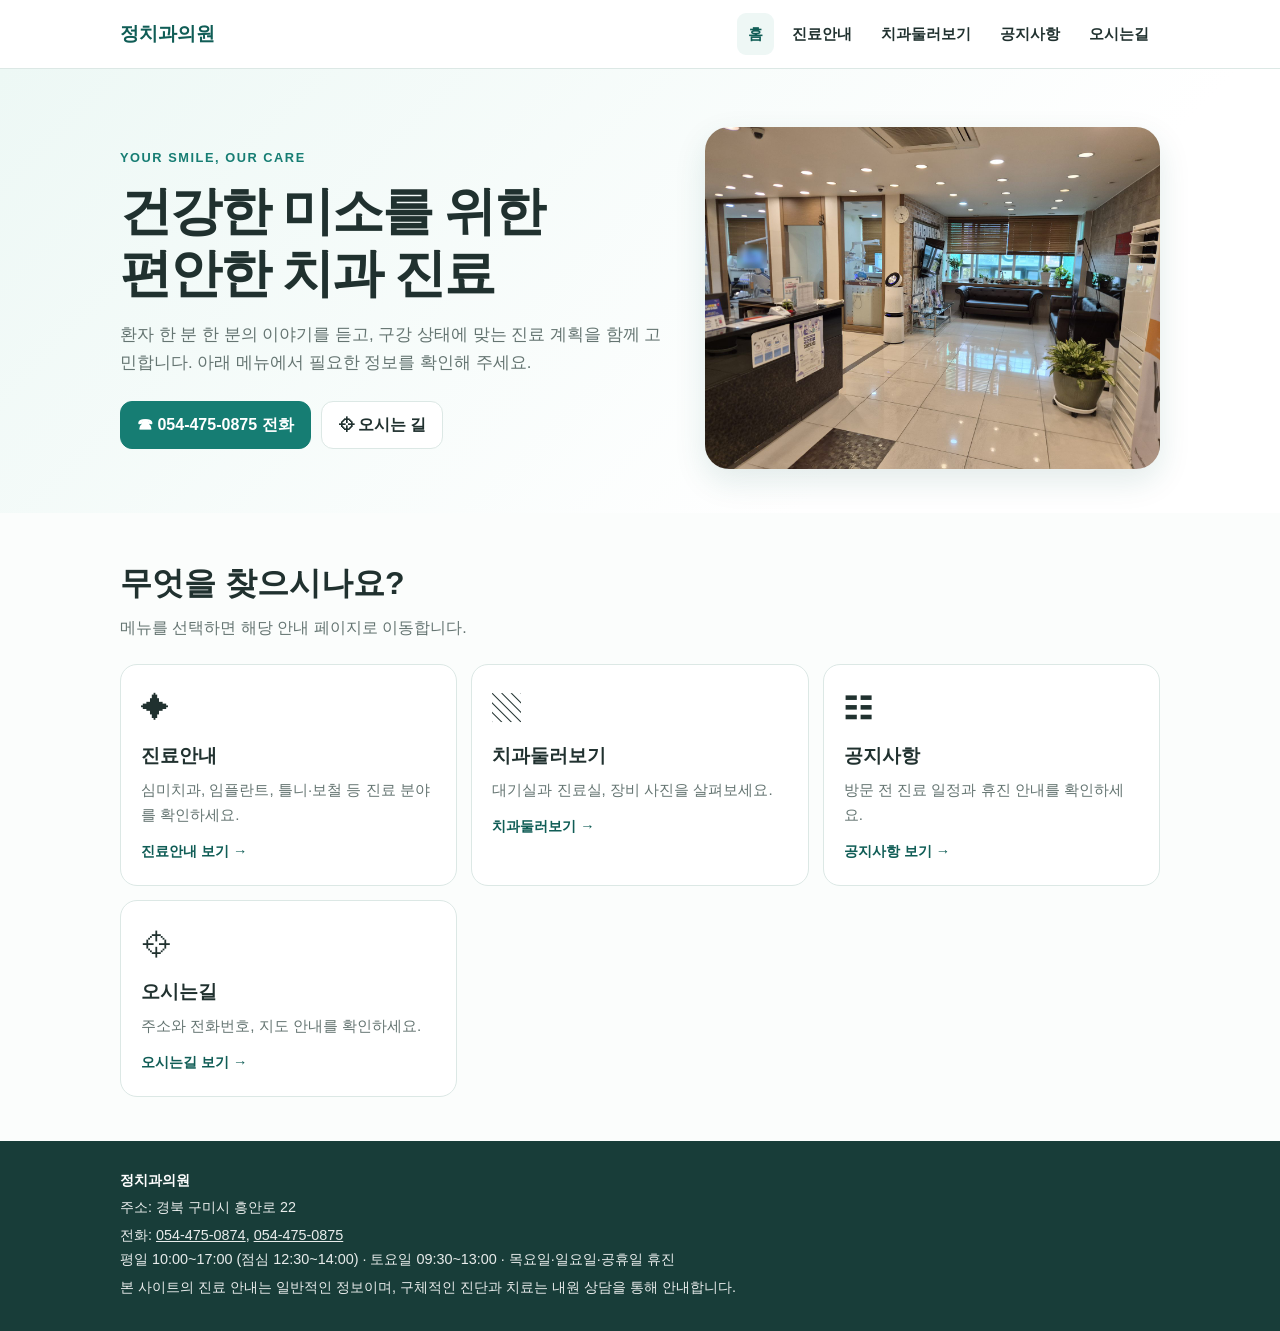
<file: index.html>
<!doctype html>
<html lang="ko">
<head>
  <meta charset="utf-8">
  <meta name="viewport" content="width=device-width, initial-scale=1">
  <meta name="description" content="정치과의원 홈페이지. 진료안내, 치과둘러보기, 공지사항, 오시는길을 확인하세요.">
  <title>홈 | 정치과의원</title>
  <link rel="stylesheet" href="css/style.css">
</head>
<body>
  <header>
    <div class="wrap nav">
      <a class="brand" href="index.html">정치과의원</a>
      <nav aria-label="주요 메뉴">
        <a href="index.html" aria-current="page">홈</a>
        <a href="treatment.html">진료안내</a>
        <a href="tour.html">치과둘러보기</a>
        <a href="notice.html">공지사항</a>
        <a href="location.html">오시는길</a>
      </nav>
    </div>
  </header>
  <main>
    <section class="hero">
      <div class="wrap hero-grid">
        <div>
          <div class="eyebrow">YOUR SMILE, OUR CARE</div>
          <h1>건강한 미소를 위한<br>편안한 치과 진료</h1>
          <p class="lead">환자 한 분 한 분의 이야기를 듣고, 구강 상태에 맞는 진료 계획을 함께 고민합니다. 아래 메뉴에서 필요한 정보를 확인해 주세요.</p>
          <div class="actions">
            <a class="btn primary" href="tel:0544750875">☎ 054-475-0875 전화</a>
            <a class="btn" href="location.html">⌖ 오시는 길</a>
          </div>
        </div>
        <div class="hero-art">
          <img src="images/waiting-2.jpg" alt="정치과의원 대기실과 접수 데스크" width="1600" height="1200">
        </div>
      </div>
    </section>
    <section>
      <div class="wrap">
        <div class="section-head"><h2>무엇을 찾으시나요?</h2><p>메뉴를 선택하면 해당 안내 페이지로 이동합니다.</p></div>
        <div class="cards">
          <a class="card card-link" href="treatment.html"><div class="symbol">✦</div><h3>진료안내</h3><p>심미치과, 임플란트, 틀니·보철 등 진료 분야를 확인하세요.</p><span class="more">진료안내 보기 →</span></a>
          <a class="card card-link" href="tour.html"><div class="symbol">▧</div><h3>치과둘러보기</h3><p>대기실과 진료실, 장비 사진을 살펴보세요.</p><span class="more">치과둘러보기 →</span></a>
          <a class="card card-link" href="notice.html"><div class="symbol">☷</div><h3>공지사항</h3><p>방문 전 진료 일정과 휴진 안내를 확인하세요.</p><span class="more">공지사항 보기 →</span></a>
          <a class="card card-link" href="location.html"><div class="symbol">⌖</div><h3>오시는길</h3><p>주소와 전화번호, 지도 안내를 확인하세요.</p><span class="more">오시는길 보기 →</span></a>
        </div>
      </div>
    </section>
  </main>
  <footer>
    <div class="wrap">
      <strong>정치과의원</strong>
      <p>주소: 경북 구미시 흥안로 22</p>
      <p>전화: <a href="tel:0544750874">054-475-0874</a>, <a href="tel:0544750875">054-475-0875</a><br>평일 10:00~17:00 (점심 12:30~14:00) · 토요일 09:30~13:00 · 목요일·일요일·공휴일 휴진</p>
      <p>본 사이트의 진료 안내는 일반적인 정보이며, 구체적인 진단과 치료는 내원 상담을 통해 안내합니다.</p>
    </div>
  </footer>
  <a class="mobile-call" href="tel:0544750875">☎ 정치과의원 전화하기 (054-475-0875)</a>
  <script src="js/notice-config.js"></script>
  <script src="js/notice-popup.js"></script>
</body>
</html>
</file>
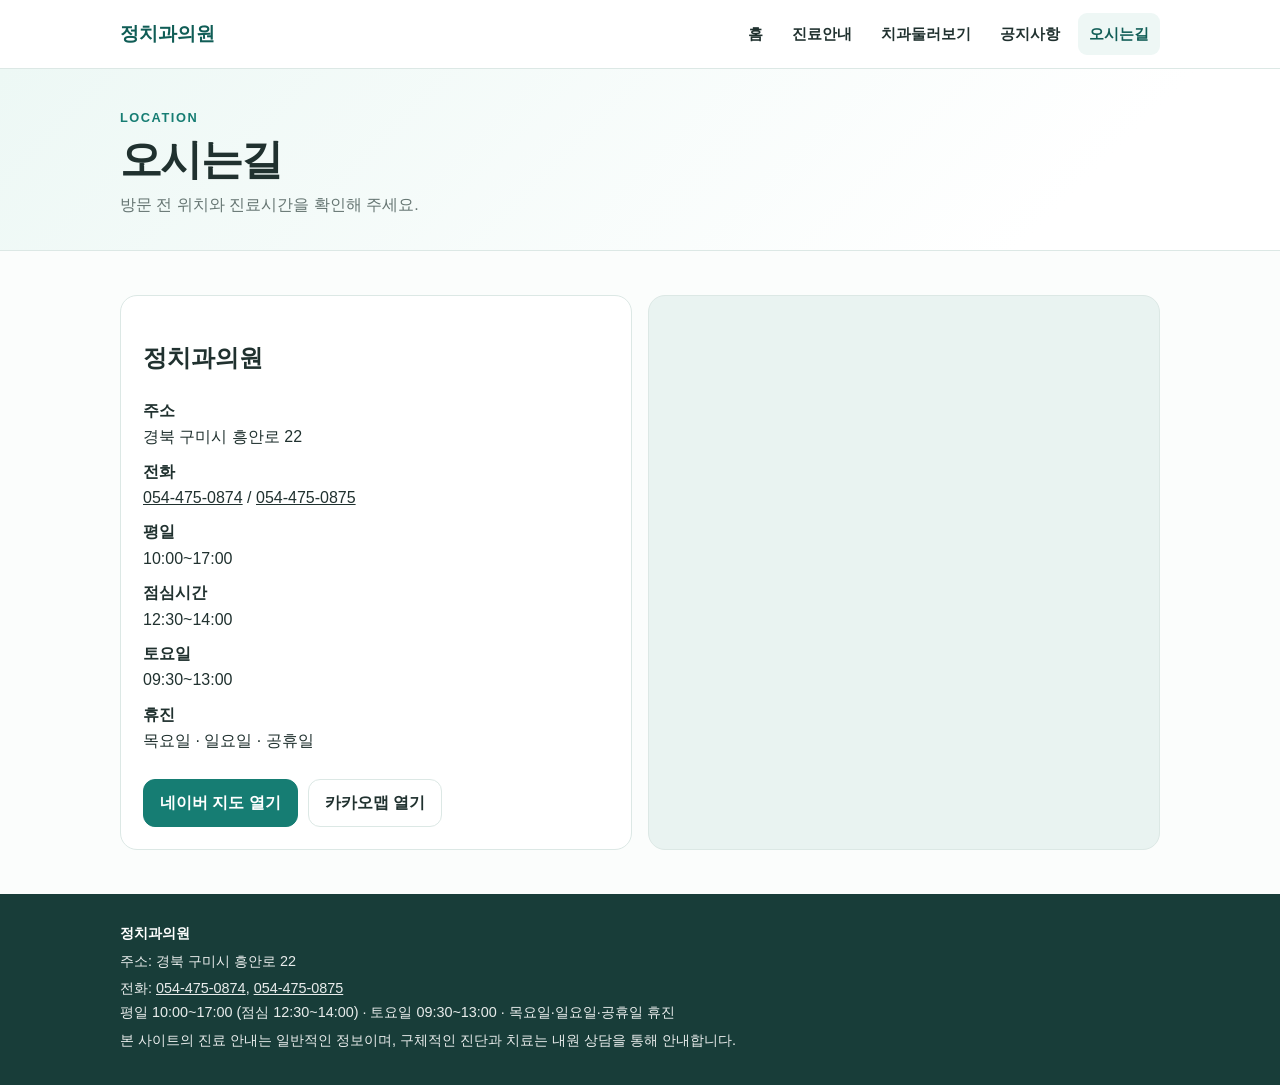
<file: location.html>
<!doctype html>
<html lang="ko">
    <head>
        <meta charset="utf-8" />
        <meta name="viewport" content="width=device-width, initial-scale=1" />
        <meta
            name="description"
            content="정치과의원 주소, 전화번호, 진료시간 및 지도 안내"
        />
        <title>오시는길 | 정치과의원</title>
        <link rel="stylesheet" href="css/style.css" />
    </head>
    <body>
        <header>
            <div class="wrap nav">
                <a class="brand" href="index.html">정치과의원</a>
                <nav aria-label="주요 메뉴">
                    <a href="index.html">홈</a>
                    <a href="treatment.html">진료안내</a>
                    <a href="tour.html">치과둘러보기</a>
                    <a href="notice.html">공지사항</a>
                    <a href="location.html" aria-current="page">오시는길</a>
                </nav>
            </div>
        </header>
        <main>
            <section class="page-hero">
                <div class="wrap">
                    <div class="eyebrow">LOCATION</div>
                    <h1>오시는길</h1>
                    <p>방문 전 위치와 진료시간을 확인해 주세요.</p>
                </div>
            </section>
            <section>
                <div class="wrap">
                    <div class="location-grid">
                        <div class="info-box">
                            <h2>정치과의원</h2>
                            <p>
                                <strong>주소</strong><br />경북 구미시 흥안로 22
                            </p>
                            <p>
                                <strong>전화</strong><br /><a
                                    href="tel:0544750874"
                                    >054-475-0874</a
                                >
                                / <a href="tel:0544750875">054-475-0875</a>
                            </p>
                            <p><strong>평일</strong><br />10:00~17:00</p>
                            <p><strong>점심시간</strong><br />12:30~14:00</p>
                            <p><strong>토요일</strong><br />09:30~13:00</p>
                            <p><strong>휴진</strong><br />목요일 · 일요일 · 공휴일</p>
                            <div class="actions">
                                <a
                                    class="btn primary"
                                    href="https://map.naver.com/p/search/구미시%20흥안로%2022"
                                    target="_blank"
                                    rel="noopener noreferrer"
                                    >네이버 지도 열기</a
                                ><a
                                    class="btn"
                                    href="https://map.kakao.com/link/search/구미시%20흥안로%2022"
                                    target="_blank"
                                    rel="noopener noreferrer"
                                    >카카오맵 열기</a
                                >
                            </div>
                        </div>
                        <div
                            id="map"
                            class="map-box"
                            role="region"
                            aria-label="정치과의원 위치 지도"
                        ></div>
                    </div>
                </div>
            </section>
        </main>
        <footer>
            <div class="wrap">
                <strong>정치과의원</strong>
                <p>주소: 경북 구미시 흥안로 22</p>
                <p>
                    전화: <a href="tel:0544750874">054-475-0874</a>,
                    <a href="tel:0544750875">054-475-0875</a><br />평일 10:00~17:00 (점심 12:30~14:00) · 토요일 09:30~13:00 · 목요일·일요일·공휴일 휴진
                </p>
                <p>
                    본 사이트의 진료 안내는 일반적인 정보이며, 구체적인 진단과
                    치료는 내원 상담을 통해 안내합니다.
                </p>
            </div>
        </footer>
        <a class="mobile-call" href="tel:0544750875"
            >☎ 정치과의원 전화하기 (054-475-0875)</a
        >
        <script>
            // 네이버 지도 키 인증 실패 시 안내 문구 표시 (maps.js보다 먼저 선언)
            // 지도 영역을 새 요소로 교체해야 네이버의 실패 화면과 겹치지 않음
            window.navermap_authFailure = function () {
                var fallback = document.createElement('div');
                fallback.className = 'map-box map-fallback';
                fallback.textContent =
                    '지도를 불러오지 못했습니다. 위의 네이버 지도 버튼을 눌러 위치를 확인해 주세요.';
                document.getElementById('map').replaceWith(fallback);
            };
        </script>
        <script src="https://oapi.map.naver.com/openapi/v3/maps.js?ncpKeyId=6n197vx5oq"></script>
        <script>
            // 정치과의원 위치 (경북 구미시 흥안로 22)
            var clinic = new naver.maps.LatLng(36.147233, 128.416335);
            var map = new naver.maps.Map('map', { center: clinic, zoom: 17 });
            new naver.maps.Marker({
                position: clinic,
                map: map,
                title: '정치과의원',
            });
        </script>
        <script src="js/notice-config.js"></script>
        <script src="js/notice-popup.js"></script>
    </body>
</html>
</file>
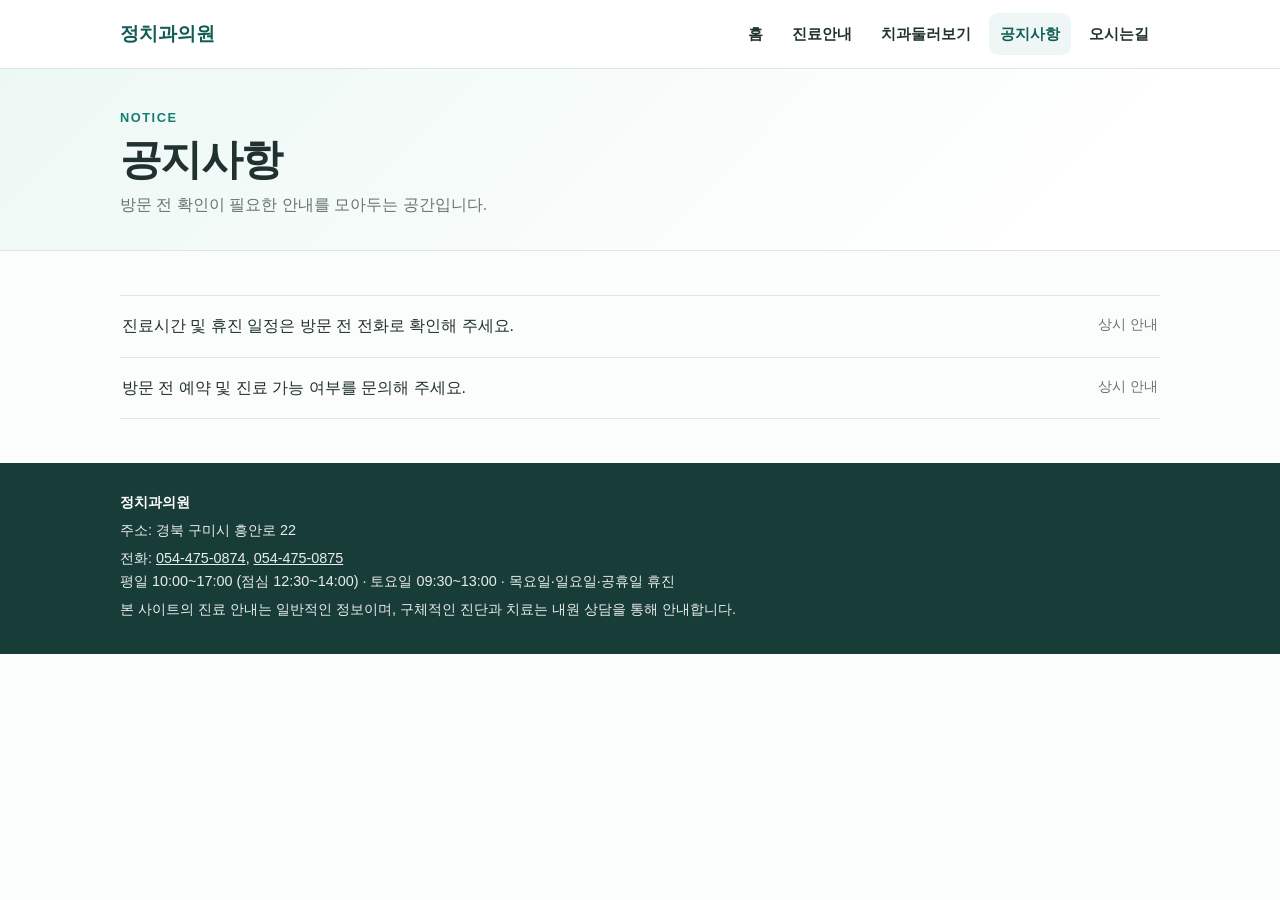
<file: notice.html>
<!doctype html>
<html lang="ko">
    <head>
        <meta charset="utf-8" />
        <meta name="viewport" content="width=device-width, initial-scale=1" />
        <meta name="description" content="정치과의원 공지사항 및 방문 안내" />
        <title>공지사항 | 정치과의원</title>
        <link rel="stylesheet" href="css/style.css" />
    </head>
    <body>
        <header>
            <div class="wrap nav">
                <a class="brand" href="index.html">정치과의원</a>
                <nav aria-label="주요 메뉴">
                    <a href="index.html">홈</a>
                    <a href="treatment.html">진료안내</a>
                    <a href="tour.html">치과둘러보기</a>
                    <a href="notice.html" aria-current="page">공지사항</a>
                    <a href="location.html">오시는길</a>
                </nav>
            </div>
        </header>
        <main>
            <section class="page-hero">
                <div class="wrap">
                    <div class="eyebrow">NOTICE</div>
                    <h1>공지사항</h1>
                    <p>방문 전 확인이 필요한 안내를 모아두는 공간입니다.</p>
                </div>
            </section>
            <section>
                <div class="wrap">
                    <ul class="notice-list">
                        <li>
                            <span
                                >진료시간 및 휴진 일정은 방문 전 전화로 확인해
                                주세요.</span
                            ><time>상시 안내</time>
                        </li>
                        <li>
                            <span
                                >방문 전 예약 및 진료 가능 여부를 문의해
                                주세요.</span
                            ><time>상시 안내</time>
                        </li>
                    </ul>
                </div>
            </section>
        </main>
        <footer>
            <div class="wrap">
                <strong>정치과의원</strong>
                <p>주소: 경북 구미시 흥안로 22</p>
                <p>
                    전화: <a href="tel:0544750874">054-475-0874</a>,
                    <a href="tel:0544750875">054-475-0875</a><br />평일 10:00~17:00 (점심 12:30~14:00) · 토요일 09:30~13:00 · 목요일·일요일·공휴일 휴진
                </p>
                <p>
                    본 사이트의 진료 안내는 일반적인 정보이며, 구체적인 진단과
                    치료는 내원 상담을 통해 안내합니다.
                </p>
            </div>
        </footer>
        <a class="mobile-call" href="tel:0544750875"
            >☎ 정치과의원 전화하기 (054-475-0875)</a
        >
        <script src="js/notice-config.js"></script>
        <script src="js/notice-popup.js"></script>
    </body>
</html>
</file>
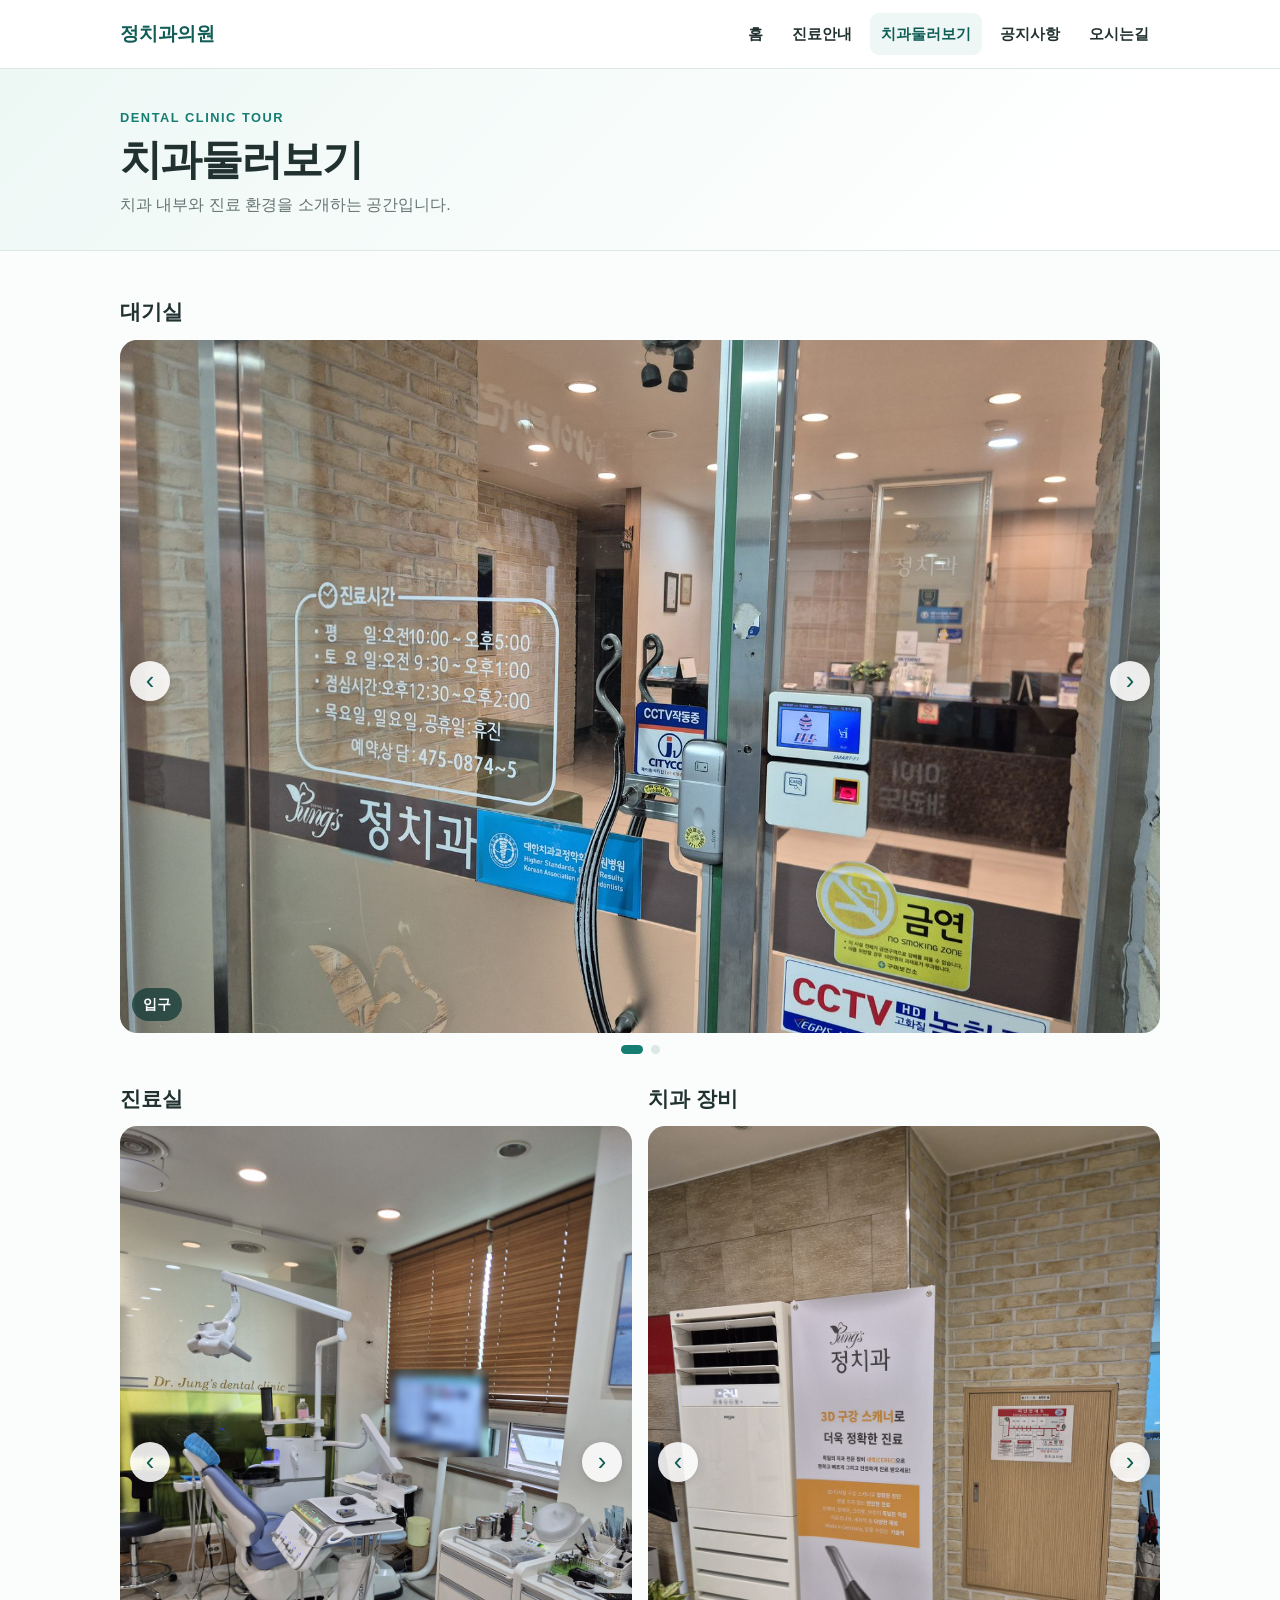
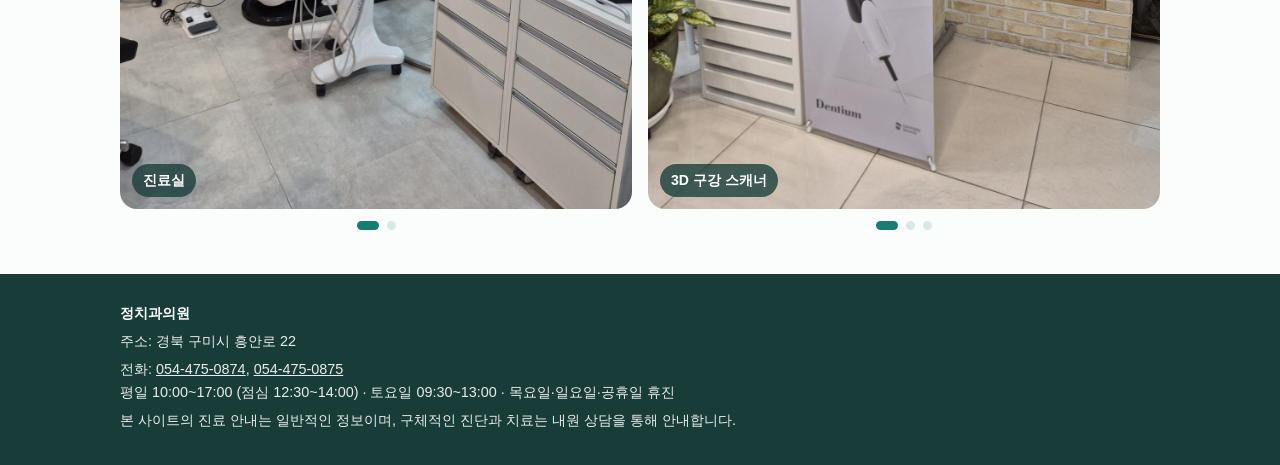
<file: tour.html>
<!doctype html>
<html lang="ko">
<head>
  <meta charset="utf-8">
  <meta name="viewport" content="width=device-width, initial-scale=1">
  <meta name="description" content="정치과의원 내부와 진료 환경 안내">
  <title>치과둘러보기 | 정치과의원</title>
  <link rel="stylesheet" href="css/style.css">
</head>
<body>
  <header>
    <div class="wrap nav">
      <a class="brand" href="index.html">정치과의원</a>
      <nav aria-label="주요 메뉴">
        <a href="index.html">홈</a>
        <a href="treatment.html">진료안내</a>
        <a href="tour.html" aria-current="page">치과둘러보기</a>
        <a href="notice.html">공지사항</a>
        <a href="location.html">오시는길</a>
      </nav>
    </div>
  </header>
  <main>
    <section class="page-hero"><div class="wrap"><div class="eyebrow">DENTAL CLINIC TOUR</div><h1>치과둘러보기</h1><p>치과 내부와 진료 환경을 소개하는 공간입니다.</p></div></section>
    <section><div class="wrap">
      <div class="tour-grid">
        <div class="tour-group wide">
          <h2>대기실</h2>
          <div class="carousel" role="region" aria-roledescription="carousel" aria-label="대기실 사진">
            <div class="carousel-track" tabindex="0">
              <figure class="slide"><img src="images/waiting-1.jpg" alt="정치과의원 입구 유리문과 진료시간 안내" width="1600" height="1200"><figcaption>입구</figcaption></figure>
              <figure class="slide"><img src="images/waiting-2.jpg" alt="소파가 놓인 대기실과 접수 데스크" width="1600" height="1200"><figcaption>대기실 · 접수</figcaption></figure>
            </div>
            <button class="carousel-btn prev" type="button" aria-label="이전 사진">‹</button>
            <button class="carousel-btn next" type="button" aria-label="다음 사진">›</button>
            <div class="carousel-dots"></div>
          </div>
        </div>
        <div class="tour-group">
          <h2>진료실</h2>
          <div class="carousel" role="region" aria-roledescription="carousel" aria-label="진료실 사진">
            <div class="carousel-track" tabindex="0">
              <figure class="slide"><img src="images/room-2.jpg" alt="유니트체어가 있는 진료실" width="1200" height="1600"><figcaption>진료실</figcaption></figure>
              <figure class="slide"><img src="images/room-1.jpg" alt="진료실로 이어지는 복도" width="1200" height="1600"><figcaption>진료실 복도</figcaption></figure>
            </div>
            <button class="carousel-btn prev" type="button" aria-label="이전 사진">‹</button>
            <button class="carousel-btn next" type="button" aria-label="다음 사진">›</button>
            <div class="carousel-dots"></div>
          </div>
        </div>
        <div class="tour-group">
          <h2>치과 장비</h2>
          <div class="carousel" role="region" aria-roledescription="carousel" aria-label="치과 장비 사진">
            <div class="carousel-track" tabindex="0">
              <figure class="slide"><img src="images/equip-2.jpg" alt="3D 구강 스캐너 안내 배너" width="1200" height="1600"><figcaption>3D 구강 스캐너</figcaption></figure>
              <figure class="slide"><img src="images/equip-3.jpg" alt="임플란트 표면처리 장비 XPEED Active 안내 배너" width="1200" height="1600"><figcaption>임플란트 표면처리 장비</figcaption></figure>
              <figure class="slide"><img src="images/equip-1.jpg" alt="기구 멸균용 오토클레이브와 세척기" width="1200" height="1600"><figcaption>멸균 장비</figcaption></figure>
            </div>
            <button class="carousel-btn prev" type="button" aria-label="이전 사진">‹</button>
            <button class="carousel-btn next" type="button" aria-label="다음 사진">›</button>
            <div class="carousel-dots"></div>
          </div>
        </div>
      </div>
    </div></section>
  </main>
  <footer>
    <div class="wrap">
      <strong>정치과의원</strong>
      <p>주소: 경북 구미시 흥안로 22</p>
      <p>전화: <a href="tel:0544750874">054-475-0874</a>, <a href="tel:0544750875">054-475-0875</a><br>평일 10:00~17:00 (점심 12:30~14:00) · 토요일 09:30~13:00 · 목요일·일요일·공휴일 휴진</p>
      <p>본 사이트의 진료 안내는 일반적인 정보이며, 구체적인 진단과 치료는 내원 상담을 통해 안내합니다.</p>
    </div>
  </footer>
  <a class="mobile-call" href="tel:0544750875">☎ 정치과의원 전화하기 (054-475-0875)</a>
  <script>
    // 사진 슬라이드: 자동 넘김 + 손가락으로 밀어서 넘기기(스크롤 스냅)
    document.querySelectorAll('.carousel').forEach(function (el, n) {
      var track = el.querySelector('.carousel-track');
      var slides = track.children;
      // '동작 줄이기' 설정 사용자는 미끄러지는 효과 없이 바로 전환
      var reduceMotion = window.matchMedia('(prefers-reduced-motion: reduce)').matches;
      var index = 0, timer = null, resumeTimer = null;

      var dots = Array.prototype.map.call(slides, function (_, i) {
        var dot = document.createElement('button');
        dot.type = 'button';
        dot.setAttribute('aria-label', (i + 1) + '번째 사진 보기');
        dot.addEventListener('click', function () { go(i); pause(); });
        el.querySelector('.carousel-dots').appendChild(dot);
        return dot;
      });

      function go(i) {
        index = (i + slides.length) % slides.length;
        track.scrollTo({ left: index * track.clientWidth, behavior: reduceMotion ? 'auto' : 'smooth' });
      }
      function sync() {
        index = Math.round(track.scrollLeft / track.clientWidth);
        dots.forEach(function (dot, i) { dot.setAttribute('aria-current', i === index ? 'true' : 'false'); });
      }
      function start() {
        if (timer) return;
        timer = setInterval(function () { go(index + 1); }, 4000);
      }
      function stop() { clearInterval(timer); timer = null; clearTimeout(resumeTimer); }
      // 사용자가 직접 넘기면 잠시 멈췄다가 다시 자동 재생
      function pause() { stop(); resumeTimer = setTimeout(start, 8000); }

      track.addEventListener('scroll', sync, { passive: true });
      track.addEventListener('touchstart', pause, { passive: true });
      track.addEventListener('wheel', pause, { passive: true });
      el.querySelector('.prev').addEventListener('click', function () { go(index - 1); pause(); });
      el.querySelector('.next').addEventListener('click', function () { go(index + 1); pause(); });
      el.addEventListener('mouseenter', stop);
      el.addEventListener('mouseleave', start);
      el.addEventListener('focusin', stop);
      el.addEventListener('focusout', start);

      sync();
      // 세 슬라이드가 동시에 넘어가지 않도록 시작 시점을 엇갈림
      setTimeout(start, n * 1300);
    });
  </script>
  <script src="js/notice-config.js"></script>
  <script src="js/notice-popup.js"></script>
</body>
</html>
</file>
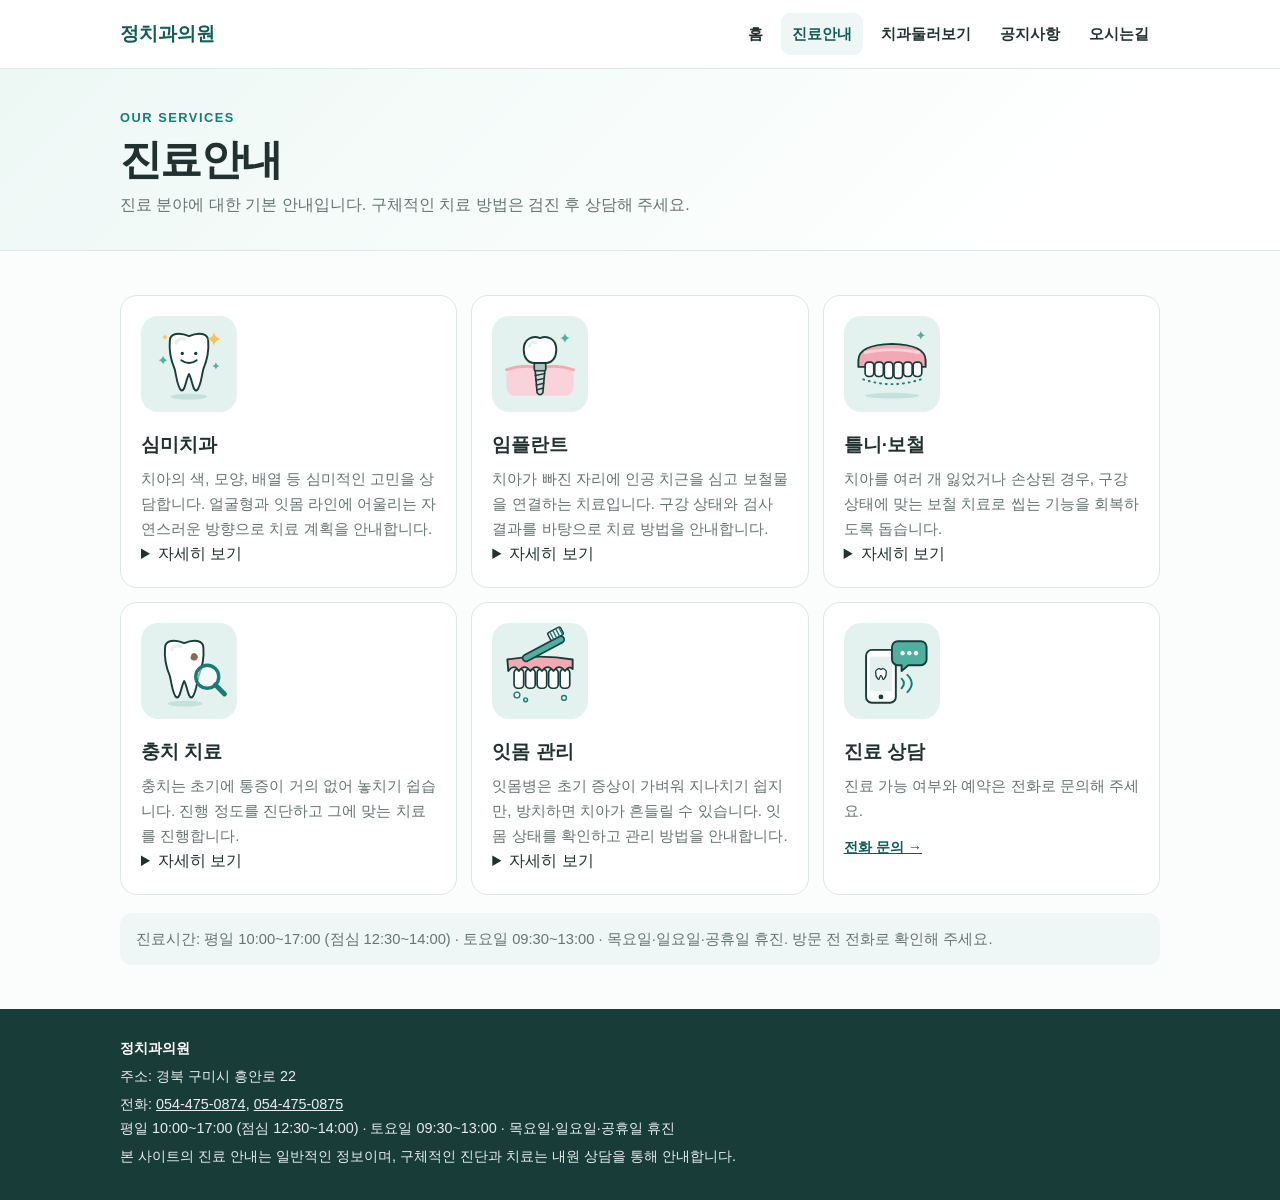
<file: treatment.html>
<!doctype html>
<html lang="ko">
    <head>
        <meta charset="utf-8" />
        <meta name="viewport" content="width=device-width, initial-scale=1" />
        <meta name="description" content="정치과의원의 진료 분야 안내" />
        <title>진료안내 | 정치과의원</title>
        <link rel="stylesheet" href="css/style.css" />
    </head>
    <body>
        <header>
            <div class="wrap nav">
                <a class="brand" href="index.html">정치과의원</a>
                <nav aria-label="주요 메뉴">
                    <a href="index.html">홈</a>
                    <a href="treatment.html" aria-current="page">진료안내</a>
                    <a href="tour.html">치과둘러보기</a>
                    <a href="notice.html">공지사항</a>
                    <a href="location.html">오시는길</a>
                </nav>
            </div>
        </header>
        <main>
            <section class="page-hero">
                <div class="wrap">
                    <div class="eyebrow">OUR SERVICES</div>
                    <h1>진료안내</h1>
                    <p>
                        진료 분야에 대한 기본 안내입니다. 구체적인 치료 방법은
                        검진 후 상담해 주세요.
                    </p>
                </div>
            </section>
            <section>
                <div class="wrap">
                    <div class="cards">
                        <article class="card treatment-card">
                            <img
                                class="card-icon"
                                src="images/treatment/01-aesthetic.svg"
                                alt="반짝이는 치아 일러스트"
                                width="96"
                                height="96"
                                loading="lazy"
                            />
                            <h3>심미치과</h3>
                            <p>
                                치아의 색, 모양, 배열 등 심미적인 고민을
                                상담합니다. 얼굴형과 잇몸 라인에 어울리는
                                자연스러운 방향으로 치료 계획을 안내합니다.
                            </p>
                            <details>
                                <summary>자세히 보기</summary>
                                <h4>주요 진료</h4>
                                <ul>
                                    <li>
                                        라미네이트: 치아 앞면에 얇은 세라믹을
                                        붙여 모양과 색을 개선
                                    </li>
                                    <li>
                                        올세라믹 크라운: 금속 없이 자연치에
                                        가까운 색의 보철
                                    </li>
                                    <li>
                                        레진 수복: 깨지거나 벌어진 앞니를 치아색
                                        재료로 보완
                                    </li>
                                </ul>
                                <h4>이런 분께</h4>
                                <ul>
                                    <li>치아 색이 고르지 않은 분</li>
                                    <li>앞니가 깨졌거나 벌어진 분</li>
                                    <li>오래된 금속 보철을 바꾸고 싶은 분</li>
                                </ul>
                            </details>
                        </article>
                        <article class="card treatment-card">
                            <img
                                class="card-icon"
                                src="images/treatment/02-implant.svg"
                                alt="임플란트 구조 일러스트"
                                width="96"
                                height="96"
                                loading="lazy"
                            />
                            <h3>임플란트</h3>
                            <p>
                                치아가 빠진 자리에 인공 치근을 심고 보철물을
                                연결하는 치료입니다. 구강 상태와 검사 결과를
                                바탕으로 치료 방법을 안내합니다.
                            </p>
                            <details>
                                <summary>자세히 보기</summary>
                                <h4>진료 과정</h4>
                                <ol>
                                    <li>정밀 검사 (X-ray, CT)</li>
                                    <li>치료 계획 상담</li>
                                    <li>인공 치근 식립</li>
                                    <li>뼈와 결합되는 기간 (개인차 있음)</li>
                                    <li>보철물 제작 및 장착</li>
                                    <li>정기 검진</li>
                                </ol>
                                <h4>이런 분께</h4>
                                <ul>
                                    <li>치아를 잃고 오래 방치한 분</li>
                                    <li>틀니가 불편한 분</li>
                                    <li>옆 치아를 깎는 브릿지가 고민되는 분</li>
                                </ul>
                                <h4>안내</h4>
                                <ul>
                                    <li>
                                        임플란트도 잇몸 염증이 생길 수 있어
                                        꼼꼼한 양치와 정기 검진이 중요합니다.
                                    </li>
                                </ul>
                            </details>
                        </article>
                        <article class="card treatment-card">
                            <img
                                class="card-icon"
                                src="images/treatment/03-denture.svg"
                                alt="틀니 일러스트"
                                width="96"
                                height="96"
                                loading="lazy"
                            />
                            <h3>틀니·보철</h3>
                            <p>
                                치아를 여러 개 잃었거나 손상된 경우, 구강 상태에
                                맞는 보철 치료로 씹는 기능을 회복하도록
                                돕습니다.
                            </p>
                            <details>
                                <summary>자세히 보기</summary>
                                <h4>주요 진료</h4>
                                <ul>
                                    <li>완전틀니: 치아가 모두 없는 경우</li>
                                    <li>
                                        부분틀니: 남아 있는 치아에 걸어 사용하는
                                        틀니
                                    </li>
                                    <li>
                                        임플란트 틀니: 임플란트로 틀니를 고정해
                                        흔들림을 줄임
                                    </li>
                                    <li>
                                        크라운·브릿지: 손상된 치아를 씌우거나
                                        빠진 치아를 연결
                                    </li>
                                </ul>
                                <h4>안내</h4>
                                <ul>
                                    <li>
                                        틀니는 식사 후 빼서 전용 솔로 세척하고,
                                        잘 때는 물이나 세정액에 보관해 주세요.
                                    </li>
                                    <li>
                                        잘 맞지 않거나 아픈 곳이 있으면 내원하여
                                        조정받으세요.
                                    </li>
                                </ul>
                            </details>
                        </article>
                        <article class="card treatment-card">
                            <img
                                class="card-icon"
                                src="images/treatment/04-cavity.svg"
                                alt="충치를 살펴보는 돋보기 일러스트"
                                width="96"
                                height="96"
                                loading="lazy"
                            />
                            <h3>충치 치료</h3>
                            <p>
                                충치는 초기에 통증이 거의 없어 놓치기 쉽습니다.
                                진행 정도를 진단하고 그에 맞는 치료를
                                진행합니다.
                            </p>
                            <details>
                                <summary>자세히 보기</summary>
                                <h4>단계별 치료</h4>
                                <ul>
                                    <li>초기: 레진(치아색 재료)으로 메움</li>
                                    <li>
                                        중기: 인레이(금, 세라믹)로 본을 떠서
                                        수복
                                    </li>
                                    <li>
                                        신경까지 진행된 경우: 신경치료 후
                                        크라운으로 보호
                                    </li>
                                    <li>
                                        어린이 예방: 불소도포, 실란트(홈 메우기)
                                    </li>
                                </ul>
                                <h4>이런 증상이 있다면 검진을 받아 보세요</h4>
                                <ul>
                                    <li>찬물이나 단 음식에 이가 시림</li>
                                    <li>음식이 자주 끼임</li>
                                    <li>치아에 검은 점이나 구멍이 보임</li>
                                    <li>씹을 때 통증</li>
                                </ul>
                            </details>
                        </article>
                        <article class="card treatment-card">
                            <img
                                class="card-icon"
                                src="images/treatment/05-gum.svg"
                                alt="칫솔과 잇몸 일러스트"
                                width="96"
                                height="96"
                                loading="lazy"
                            />
                            <h3>잇몸 관리</h3>
                            <p>
                                잇몸병은 초기 증상이 가벼워 지나치기 쉽지만,
                                방치하면 치아가 흔들릴 수 있습니다. 잇몸 상태를
                                확인하고 관리 방법을 안내합니다.
                            </p>
                            <details>
                                <summary>자세히 보기</summary>
                                <h4>주요 진료</h4>
                                <ul>
                                    <li>스케일링: 치석 제거로 잇몸병 예방</li>
                                    <li>
                                        잇몸 치료: 잇몸 속 깊은 치석과 염증 제거
                                    </li>
                                    <li>정기 관리: 3~6개월 간격 점검</li>
                                </ul>
                                <h4>이런 증상이 있다면</h4>
                                <ul>
                                    <li>양치할 때 피가 남</li>
                                    <li>잇몸이 붓고 붉음</li>
                                    <li>입 냄새가 심해짐</li>
                                    <li>치아가 흔들리거나 길어 보임</li>
                                </ul>
                            </details>
                        </article>
                        <article class="card treatment-card">
                            <img
                                class="card-icon"
                                src="images/treatment/06-consult.svg"
                                alt="전화 상담 일러스트"
                                width="96"
                                height="96"
                                loading="lazy"
                            />
                            <h3>진료 상담</h3>
                            <p>진료 가능 여부와 예약은 전화로 문의해 주세요.</p>
                            <a class="more" href="tel:0544750875"
                                >전화 문의 →</a
                            >
                        </article>
                    </div>
                    <div class="note">
                        진료시간: 평일 10:00~17:00 (점심 12:30~14:00) · 토요일
                        09:30~13:00 · 목요일·일요일·공휴일 휴진. 방문 전 전화로
                        확인해 주세요.
                    </div>
                </div>
            </section>
        </main>
        <footer>
            <div class="wrap">
                <strong>정치과의원</strong>
                <p>주소: 경북 구미시 흥안로 22</p>
                <p>
                    전화: <a href="tel:0544750874">054-475-0874</a>,
                    <a href="tel:0544750875">054-475-0875</a><br />평일
                    10:00~17:00 (점심 12:30~14:00) · 토요일 09:30~13:00 ·
                    목요일·일요일·공휴일 휴진
                </p>
                <p>
                    본 사이트의 진료 안내는 일반적인 정보이며, 구체적인 진단과
                    치료는 내원 상담을 통해 안내합니다.
                </p>
            </div>
        </footer>
        <a class="mobile-call" href="tel:0544750875"
            >☎ 정치과의원 전화하기 (054-475-0875)</a
        >
        <script src="js/notice-config.js"></script>
        <script src="js/notice-popup.js"></script>
    </body>
</html>
</file>
<file: css/style.css>
:root {
  --green: #167d73; --green-dark: #105d56; --ink: #20312f;
  --muted: #657572; --pale: #eef7f5; --line: #dce8e5; --white: #fff;
}
* { box-sizing: border-box; }
html { scroll-behavior: smooth; }
body { margin: 0; color: var(--ink); background: #fbfdfc; font-family: -apple-system, BlinkMacSystemFont, "Noto Sans KR", "Malgun Gothic", sans-serif; line-height: 1.65; }
a { color: inherit; }
.wrap { width: min(100% - 32px, 1040px); margin-inline: auto; }
header { position: sticky; top: 0; z-index: 5; background: rgba(255,255,255,.96); border-bottom: 1px solid var(--line); backdrop-filter: blur(10px); }
.nav { min-height: 68px; display: flex; align-items: center; justify-content: space-between; gap: 18px; }
.brand { color: var(--green-dark); text-decoration: none; font-size: 1.18rem; font-weight: 800; white-space: nowrap; }
nav { display: flex; gap: 7px; flex-wrap: wrap; align-items: center; }
nav a { text-decoration: none; font-size: .92rem; font-weight: 700; padding: 9px 11px; border-radius: 9px; }
nav a:hover, nav a[aria-current="page"] { color: var(--green-dark); background: var(--pale); }
.hero { padding: 58px 0 44px; background: linear-gradient(135deg, #edf8f5, #fff 72%); }
.hero-grid { display: grid; grid-template-columns: 1.1fr .9fr; align-items: center; gap: 28px; }
.eyebrow { color: var(--green); font-weight: 800; letter-spacing: .12em; font-size: .8rem; }
h1 { font-size: clamp(2rem, 6vw, 3.25rem); line-height: 1.2; margin: 12px 0 16px; letter-spacing: -.04em; }
.lead { color: var(--muted); font-size: 1.05rem; max-width: 38rem; }
.actions { display: flex; flex-wrap: wrap; gap: 10px; margin-top: 24px; }
.btn { display: inline-flex; align-items: center; justify-content: center; min-height: 44px; padding: 10px 16px; border-radius: 12px; text-decoration: none; font-weight: 750; border: 1px solid var(--line); background: white; }
.btn.primary { background: var(--green); color: white; border-color: var(--green); }
.btn:hover { transform: translateY(-1px); }
.hero-art { aspect-ratio: 4 / 3; border-radius: 24px; overflow: hidden; background: var(--pale); box-shadow: 0 12px 32px rgba(16,93,86,.12); }
.hero-art img { display: block; width: 100%; height: 100%; object-fit: cover; }
section { padding: 44px 0; }
.section-head { margin-bottom: 22px; }
.section-head h2 { margin: 0 0 6px; font-size: clamp(1.5rem, 4vw, 2rem); }
.section-head p { color: var(--muted); margin: 0; }
.cards { display: grid; grid-template-columns: repeat(3, 1fr); gap: 14px; }
.card { border: 1px solid var(--line); border-radius: 17px; background: white; padding: 20px; }
.card-link { display: block; text-decoration: none; transition: transform .15s ease, box-shadow .15s ease; }
.card-link:hover { transform: translateY(-3px); box-shadow: 0 8px 24px rgba(16,93,86,.08); }
.card .symbol { font-size: 1.8rem; }
.card h3 { margin: 9px 0 5px; }
.card p { color: var(--muted); margin: 0; font-size: .95rem; }
.card .more { display: inline-block; margin-top: 13px; color: var(--green-dark); font-weight: 800; font-size: .9rem; }
.page-hero { padding: 38px 0 32px; background: linear-gradient(135deg, #edf8f5, #fff 82%); border-bottom: 1px solid var(--line); }
.page-hero h1 { font-size: clamp(1.9rem, 5vw, 2.6rem); margin: 7px 0; }
.page-hero p { margin: 0; color: var(--muted); }
.tour-grid { display: grid; grid-template-columns: 1fr 1fr; gap: 28px 16px; }
.tour-group.wide { grid-column: 1 / -1; }
.tour-group h2 { margin: 0 0 10px; font-size: 1.3rem; }
.carousel { position: relative; }
.carousel-track { display: flex; overflow-x: auto; scroll-snap-type: x mandatory; scrollbar-width: none; border-radius: 17px; aspect-ratio: 3 / 4; background: var(--pale); }
.wide .carousel-track { aspect-ratio: 3 / 2; }
.carousel-track::-webkit-scrollbar { display: none; }
.carousel-track:focus-visible { outline: 3px solid var(--green); outline-offset: 3px; }
.slide { position: relative; flex: 0 0 100%; margin: 0; scroll-snap-align: start; }
.slide img { display: block; width: 100%; height: 100%; object-fit: cover; }
.slide figcaption { position: absolute; left: 12px; bottom: 12px; padding: 5px 11px; border-radius: 999px; background: rgba(24,61,57,.78); color: white; font-size: .88rem; font-weight: 700; }
.carousel-btn { position: absolute; top: calc(50% - 16px); transform: translateY(-50%); width: 40px; height: 40px; border: 0; border-radius: 50%; background: rgba(255,255,255,.88); color: var(--green-dark); font-size: 1.6rem; line-height: 1; cursor: pointer; box-shadow: 0 2px 10px rgba(0,0,0,.15); }
.carousel-btn:hover { background: white; }
.carousel-btn.prev { left: 10px; }
.carousel-btn.next { right: 10px; }
.carousel-dots { display: flex; justify-content: center; gap: 8px; margin-top: 12px; }
.carousel-dots button { width: 9px; height: 9px; padding: 0; border: 0; border-radius: 50%; background: var(--line); cursor: pointer; }
.carousel-dots button[aria-current="true"] { width: 22px; border-radius: 5px; background: var(--green); }
.notice-list { list-style: none; margin: 0; padding: 0; border-top: 1px solid var(--line); }
.notice-list li { display: flex; justify-content: space-between; gap: 16px; padding: 17px 2px; border-bottom: 1px solid var(--line); }
.notice-list time { color: var(--muted); white-space: nowrap; font-size: .9rem; }
.location-grid { display: grid; grid-template-columns: 1fr 1fr; gap: 16px; }
.info-box { background: white; border: 1px solid var(--line); border-radius: 17px; padding: 22px; }
.info-box p { margin: 8px 0; }
.map-box { min-height: 320px; border-radius: 17px; overflow: hidden; border: 1px solid var(--line); background: #e9f3f1; }
.map-fallback { display: grid; place-items: center; padding: 20px; text-align: center; color: var(--green-dark); }
.note { margin-top: 18px; padding: 14px 16px; border-radius: 12px; background: var(--pale); color: var(--muted); font-size: .92rem; }
footer { background: #183d39; color: white; padding: 28px 0; font-size: .9rem; }
footer p { margin: 4px 0; opacity: .9; }
.mobile-call { display: none; }
@media (max-width: 720px) {
  .nav { align-items: flex-start; padding: 12px 0; flex-direction: column; gap: 8px; }
  nav { gap: 4px; }
  nav a { font-size: .84rem; padding: 7px 9px; }
  .hero { padding: 38px 0 28px; }
  .hero-grid, .location-grid { grid-template-columns: 1fr; }
  .cards { grid-template-columns: 1fr 1fr; }
  .tour-grid { grid-template-columns: 1fr; }
  .wide .carousel-track { aspect-ratio: 4 / 3; }
  section { padding: 34px 0; }
  .mobile-call { display: block; position: fixed; z-index: 10; bottom: 12px; left: 12px; right: 12px; background: var(--green); color: white; border-radius: 14px; padding: 13px; text-align: center; text-decoration: none; font-weight: 800; box-shadow: 0 6px 24px rgba(0,0,0,.18); }
  body { padding-bottom: 70px; }
}
@media (max-width: 420px) { .cards { grid-template-columns: 1fr; } .notice-list li { flex-direction: column; gap: 2px; } }
.notice-current { background: var(--pale); padding-inline: 12px !important; border-radius: 10px; }
.notice-popup-overlay { position: fixed; inset: 0; z-index: 20; display: grid; place-items: center; padding: 16px; background: rgba(16,40,37,.45); }
.notice-popup { width: min(100%, 420px); border-radius: 18px; background: white; box-shadow: 0 16px 48px rgba(0,0,0,.25); overflow: hidden; }
.notice-popup-body { padding: 26px 24px 18px; }
.notice-popup-body h2 { margin: 6px 0 12px; font-size: 1.3rem; }
.notice-popup-body p { margin: 4px 0; color: var(--ink); }
.notice-popup-actions { display: flex; border-top: 1px solid var(--line); }
.notice-popup-actions button { flex: 1; padding: 14px; border: 0; background: white; font: inherit; font-weight: 700; color: var(--muted); cursor: pointer; }
.notice-popup-actions .notice-popup-close { color: white; background: var(--green); }
</file>
